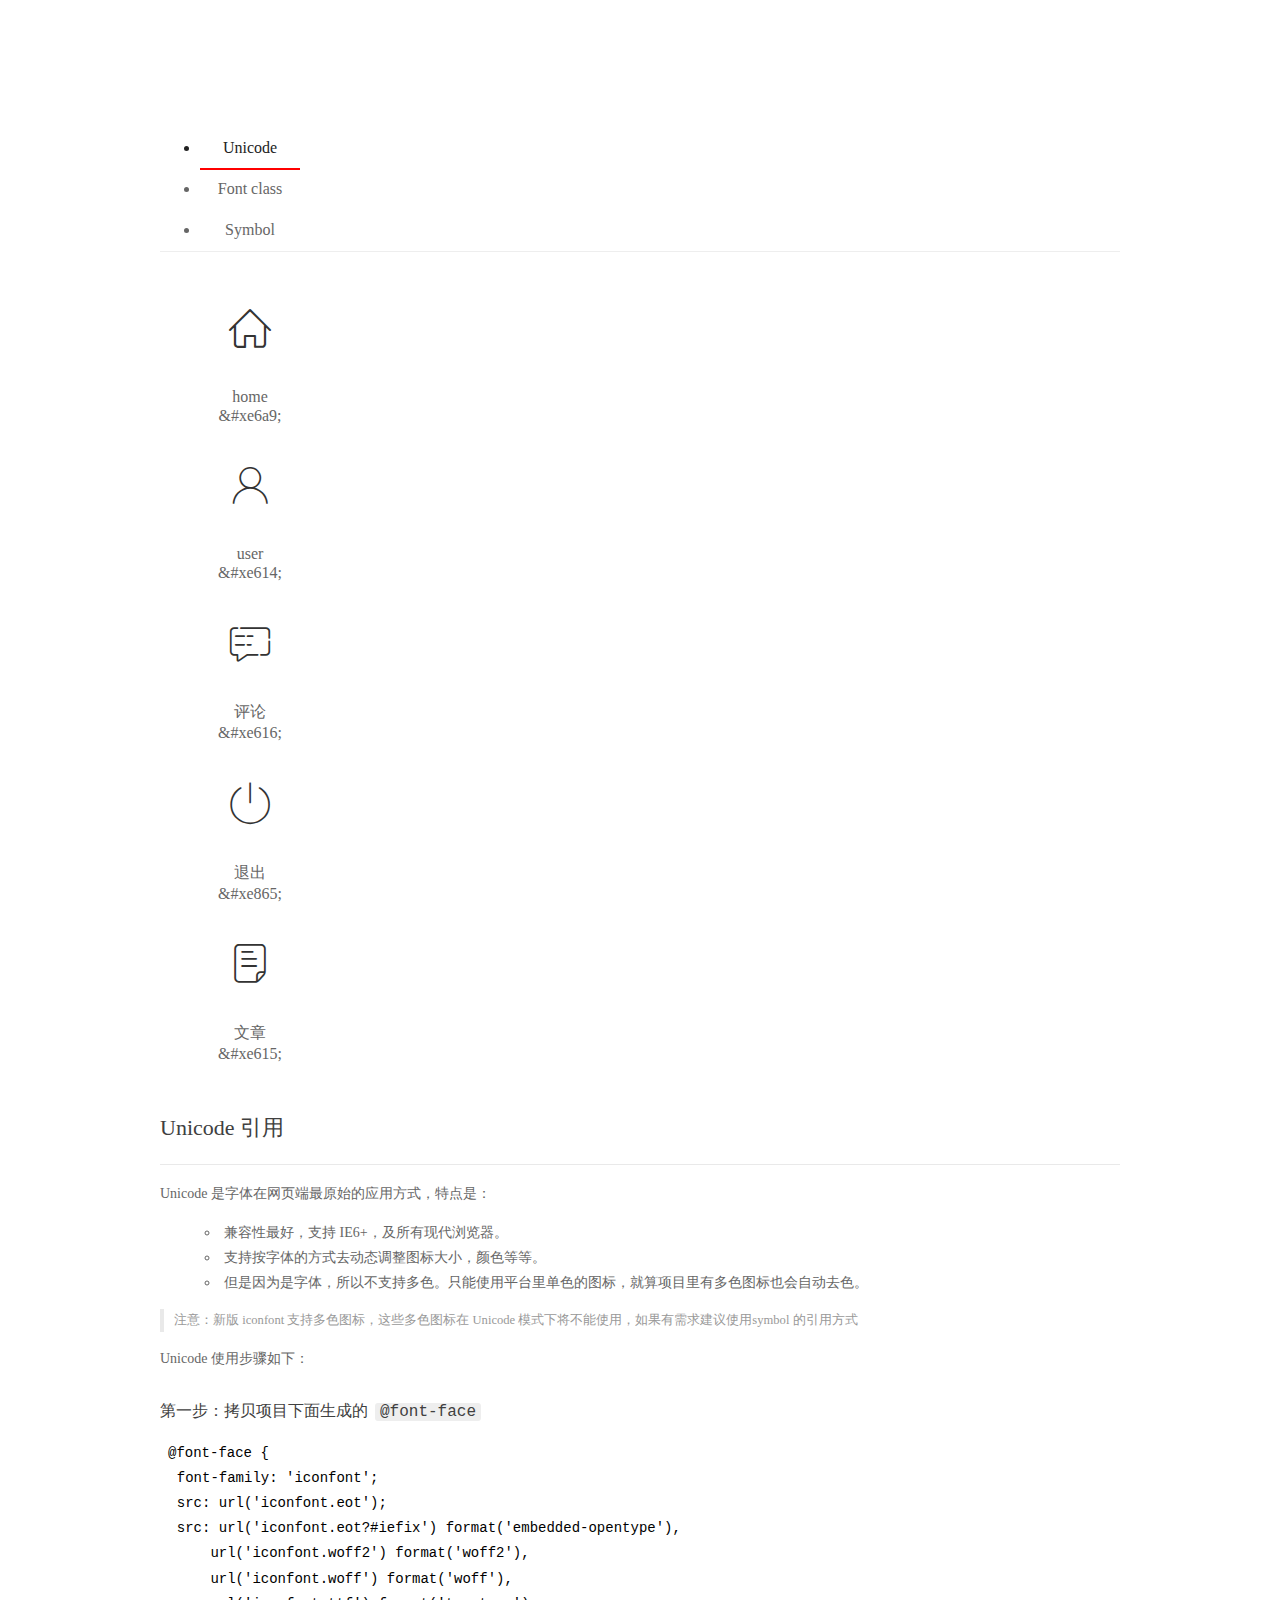
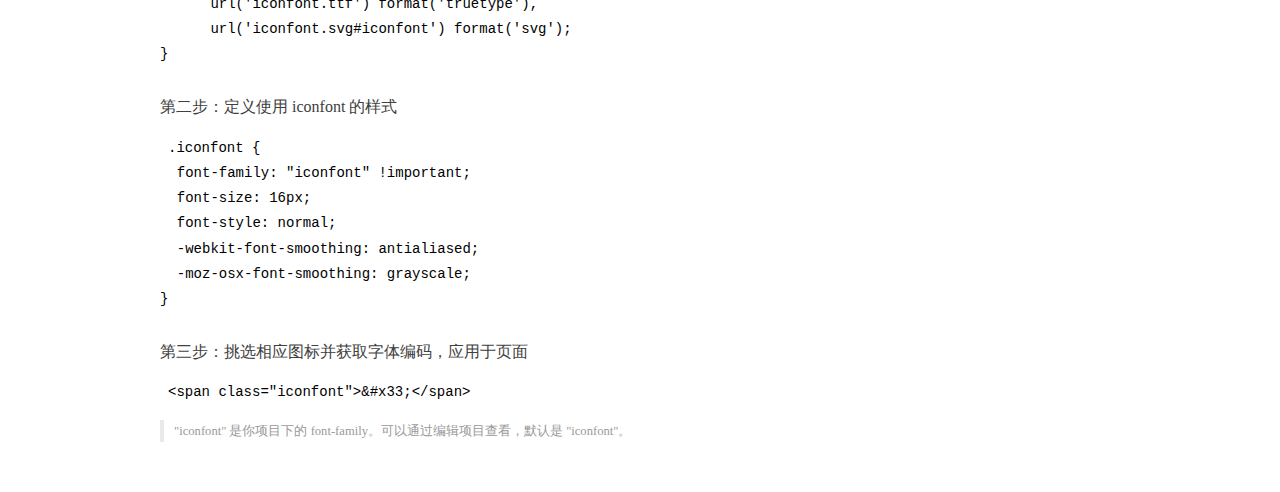
<file: assets/fonts/demo_index.html>
<!DOCTYPE html>
<html>
<head>
  <meta charset="utf-8"/>
  <title>IconFont Demo</title>
  <link rel="shortcut icon" href="https://gtms04.alicdn.com/tps/i4/TB1_oz6GVXXXXaFXpXXJDFnIXXX-64-64.ico" type="image/x-icon"/>
  <link rel="stylesheet" href="https://g.alicdn.com/thx/cube/1.3.2/cube.min.css">
  <link rel="stylesheet" href="demo.css">
  <link rel="stylesheet" href="iconfont.css">
  <script src="iconfont.js"></script>
  <!-- jQuery -->
  <script src="https://a1.alicdn.com/oss/uploads/2018/12/26/7bfddb60-08e8-11e9-9b04-53e73bb6408b.js"></script>
  <!-- 代码高亮 -->
  <script src="https://a1.alicdn.com/oss/uploads/2018/12/26/a3f714d0-08e6-11e9-8a15-ebf944d7534c.js"></script>
</head>
<body>
  <div class="main">
    <h1 class="logo"><a href="https://www.iconfont.cn/" title="iconfont 首页" target="_blank">&#xe86b;</a></h1>
    <div class="nav-tabs">
      <ul id="tabs" class="dib-box">
        <li class="dib active"><span>Unicode</span></li>
        <li class="dib"><span>Font class</span></li>
        <li class="dib"><span>Symbol</span></li>
      </ul>
      
    </div>
    <div class="tab-container">
      <div class="content unicode" style="display: block;">
          <ul class="icon_lists dib-box">
          
            <li class="dib">
              <span class="icon iconfont">&#xe6a9;</span>
                <div class="name">home</div>
                <div class="code-name">&amp;#xe6a9;</div>
              </li>
          
            <li class="dib">
              <span class="icon iconfont">&#xe614;</span>
                <div class="name">user</div>
                <div class="code-name">&amp;#xe614;</div>
              </li>
          
            <li class="dib">
              <span class="icon iconfont">&#xe616;</span>
                <div class="name">评论</div>
                <div class="code-name">&amp;#xe616;</div>
              </li>
          
            <li class="dib">
              <span class="icon iconfont">&#xe865;</span>
                <div class="name">退出</div>
                <div class="code-name">&amp;#xe865;</div>
              </li>
          
            <li class="dib">
              <span class="icon iconfont">&#xe615;</span>
                <div class="name">文章</div>
                <div class="code-name">&amp;#xe615;</div>
              </li>
          
          </ul>
          <div class="article markdown">
          <h2 id="unicode-">Unicode 引用</h2>
          <hr>

          <p>Unicode 是字体在网页端最原始的应用方式，特点是：</p>
          <ul>
            <li>兼容性最好，支持 IE6+，及所有现代浏览器。</li>
            <li>支持按字体的方式去动态调整图标大小，颜色等等。</li>
            <li>但是因为是字体，所以不支持多色。只能使用平台里单色的图标，就算项目里有多色图标也会自动去色。</li>
          </ul>
          <blockquote>
            <p>注意：新版 iconfont 支持多色图标，这些多色图标在 Unicode 模式下将不能使用，如果有需求建议使用symbol 的引用方式</p>
          </blockquote>
          <p>Unicode 使用步骤如下：</p>
          <h3 id="-font-face">第一步：拷贝项目下面生成的 <code>@font-face</code></h3>
<pre><code class="language-css"
>@font-face {
  font-family: 'iconfont';
  src: url('iconfont.eot');
  src: url('iconfont.eot?#iefix') format('embedded-opentype'),
      url('iconfont.woff2') format('woff2'),
      url('iconfont.woff') format('woff'),
      url('iconfont.ttf') format('truetype'),
      url('iconfont.svg#iconfont') format('svg');
}
</code></pre>
          <h3 id="-iconfont-">第二步：定义使用 iconfont 的样式</h3>
<pre><code class="language-css"
>.iconfont {
  font-family: "iconfont" !important;
  font-size: 16px;
  font-style: normal;
  -webkit-font-smoothing: antialiased;
  -moz-osx-font-smoothing: grayscale;
}
</code></pre>
          <h3 id="-">第三步：挑选相应图标并获取字体编码，应用于页面</h3>
<pre>
<code class="language-html"
>&lt;span class="iconfont"&gt;&amp;#x33;&lt;/span&gt;
</code></pre>
          <blockquote>
            <p>"iconfont" 是你项目下的 font-family。可以通过编辑项目查看，默认是 "iconfont"。</p>
          </blockquote>
          </div>
      </div>
      <div class="content font-class">
        <ul class="icon_lists dib-box">
          
          <li class="dib">
            <span class="icon iconfont icon-home"></span>
            <div class="name">
              home
            </div>
            <div class="code-name">.icon-home
            </div>
          </li>
          
          <li class="dib">
            <span class="icon iconfont icon-user"></span>
            <div class="name">
              user
            </div>
            <div class="code-name">.icon-user
            </div>
          </li>
          
          <li class="dib">
            <span class="icon iconfont icon-pinglun"></span>
            <div class="name">
              评论
            </div>
            <div class="code-name">.icon-pinglun
            </div>
          </li>
          
          <li class="dib">
            <span class="icon iconfont icon-tuichu"></span>
            <div class="name">
              退出
            </div>
            <div class="code-name">.icon-tuichu
            </div>
          </li>
          
          <li class="dib">
            <span class="icon iconfont icon-16"></span>
            <div class="name">
              文章
            </div>
            <div class="code-name">.icon-16
            </div>
          </li>
          
        </ul>
        <div class="article markdown">
        <h2 id="font-class-">font-class 引用</h2>
        <hr>

        <p>font-class 是 Unicode 使用方式的一种变种，主要是解决 Unicode 书写不直观，语意不明确的问题。</p>
        <p>与 Unicode 使用方式相比，具有如下特点：</p>
        <ul>
          <li>兼容性良好，支持 IE8+，及所有现代浏览器。</li>
          <li>相比于 Unicode 语意明确，书写更直观。可以很容易分辨这个 icon 是什么。</li>
          <li>因为使用 class 来定义图标，所以当要替换图标时，只需要修改 class 里面的 Unicode 引用。</li>
          <li>不过因为本质上还是使用的字体，所以多色图标还是不支持的。</li>
        </ul>
        <p>使用步骤如下：</p>
        <h3 id="-fontclass-">第一步：引入项目下面生成的 fontclass 代码：</h3>
<pre><code class="language-html">&lt;link rel="stylesheet" href="./iconfont.css"&gt;
</code></pre>
        <h3 id="-">第二步：挑选相应图标并获取类名，应用于页面：</h3>
<pre><code class="language-html">&lt;span class="iconfont icon-xxx"&gt;&lt;/span&gt;
</code></pre>
        <blockquote>
          <p>"
            iconfont" 是你项目下的 font-family。可以通过编辑项目查看，默认是 "iconfont"。</p>
        </blockquote>
      </div>
      </div>
      <div class="content symbol">
          <ul class="icon_lists dib-box">
          
            <li class="dib">
                <svg class="icon svg-icon" aria-hidden="true">
                  <use xlink:href="#icon-home"></use>
                </svg>
                <div class="name">home</div>
                <div class="code-name">#icon-home</div>
            </li>
          
            <li class="dib">
                <svg class="icon svg-icon" aria-hidden="true">
                  <use xlink:href="#icon-user"></use>
                </svg>
                <div class="name">user</div>
                <div class="code-name">#icon-user</div>
            </li>
          
            <li class="dib">
                <svg class="icon svg-icon" aria-hidden="true">
                  <use xlink:href="#icon-pinglun"></use>
                </svg>
                <div class="name">评论</div>
                <div class="code-name">#icon-pinglun</div>
            </li>
          
            <li class="dib">
                <svg class="icon svg-icon" aria-hidden="true">
                  <use xlink:href="#icon-tuichu"></use>
                </svg>
                <div class="name">退出</div>
                <div class="code-name">#icon-tuichu</div>
            </li>
          
            <li class="dib">
                <svg class="icon svg-icon" aria-hidden="true">
                  <use xlink:href="#icon-16"></use>
                </svg>
                <div class="name">文章</div>
                <div class="code-name">#icon-16</div>
            </li>
          
          </ul>
          <div class="article markdown">
          <h2 id="symbol-">Symbol 引用</h2>
          <hr>

          <p>这是一种全新的使用方式，应该说这才是未来的主流，也是平台目前推荐的用法。相关介绍可以参考这篇<a href="">文章</a>
            这种用法其实是做了一个 SVG 的集合，与另外两种相比具有如下特点：</p>
          <ul>
            <li>支持多色图标了，不再受单色限制。</li>
            <li>通过一些技巧，支持像字体那样，通过 <code>font-size</code>, <code>color</code> 来调整样式。</li>
            <li>兼容性较差，支持 IE9+，及现代浏览器。</li>
            <li>浏览器渲染 SVG 的性能一般，还不如 png。</li>
          </ul>
          <p>使用步骤如下：</p>
          <h3 id="-symbol-">第一步：引入项目下面生成的 symbol 代码：</h3>
<pre><code class="language-html">&lt;script src="./iconfont.js"&gt;&lt;/script&gt;
</code></pre>
          <h3 id="-css-">第二步：加入通用 CSS 代码（引入一次就行）：</h3>
<pre><code class="language-html">&lt;style&gt;
.icon {
  width: 1em;
  height: 1em;
  vertical-align: -0.15em;
  fill: currentColor;
  overflow: hidden;
}
&lt;/style&gt;
</code></pre>
          <h3 id="-">第三步：挑选相应图标并获取类名，应用于页面：</h3>
<pre><code class="language-html">&lt;svg class="icon" aria-hidden="true"&gt;
  &lt;use xlink:href="#icon-xxx"&gt;&lt;/use&gt;
&lt;/svg&gt;
</code></pre>
          </div>
      </div>

    </div>
  </div>
  <script>
  $(document).ready(function () {
      $('.tab-container .content:first').show()

      $('#tabs li').click(function (e) {
        var tabContent = $('.tab-container .content')
        var index = $(this).index()

        if ($(this).hasClass('active')) {
          return
        } else {
          $('#tabs li').removeClass('active')
          $(this).addClass('active')

          tabContent.hide().eq(index).fadeIn()
        }
      })
    })
  </script>
</body>
</html>
</file>
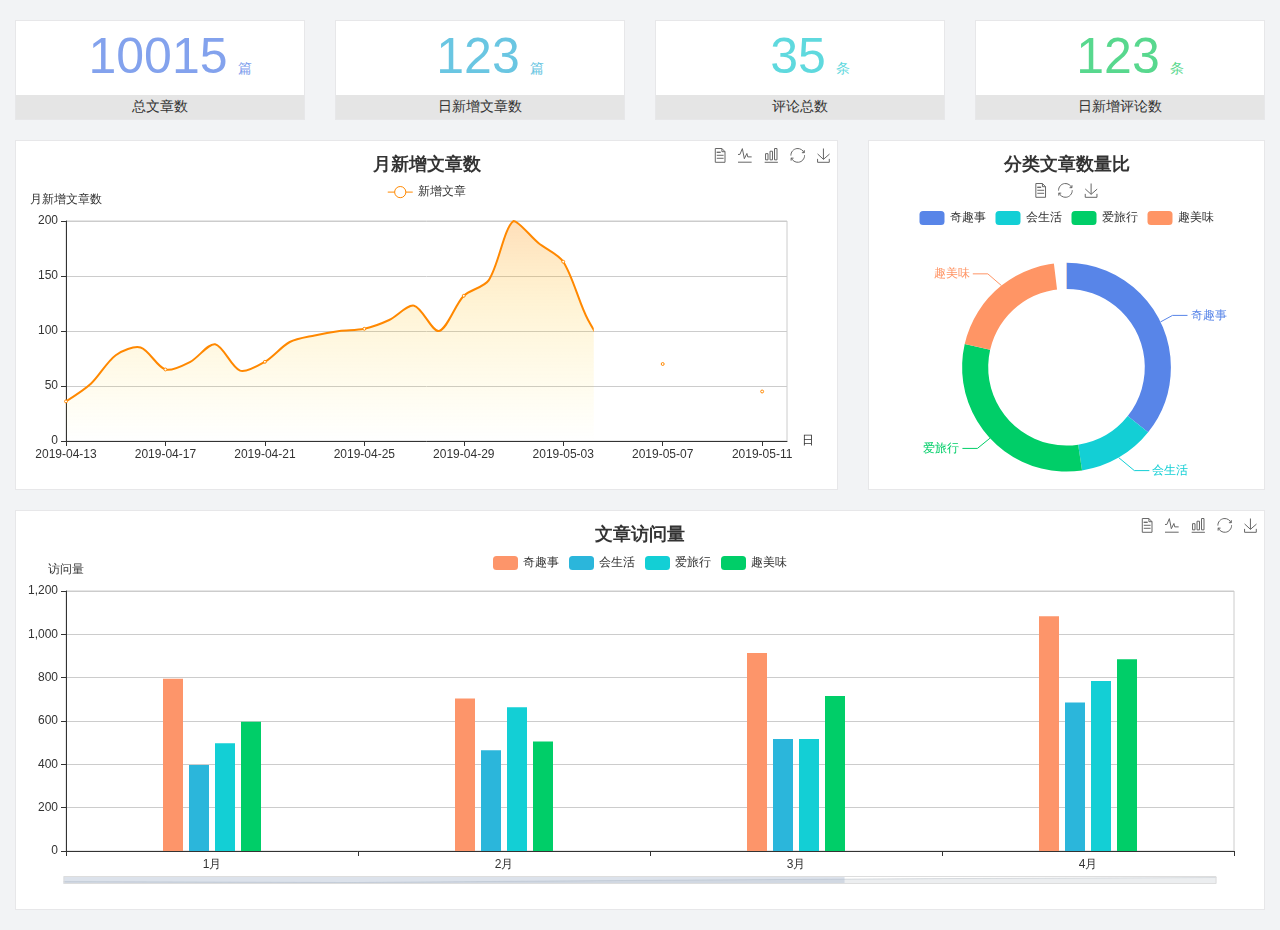
<file: assets/home/dashboard.html>
<!DOCTYPE html>
<html lang="en">

<head>
  <meta charset="UTF-8">
  <meta name="viewport" content="width=device-width, initial-scale=1.0">
  <meta http-equiv="X-UA-Compatible" content="ie=edge">
  <title>图表统计</title>
  <link rel="stylesheet" href="../../assets/lib/bootstrap.css" />
  <link rel="stylesheet" href="../../assets/lib/main.css" />
  <script src="../../assets/lib/jquery.js"></script>
  <script type="text/javascript" src="../../assets/lib/echarts.min.js"></script>
</head>

<body>
  <div class="container-fluid">
    <div class="row spannel_list">
      <div class="col-sm-3 col-xs-6">
        <div class="spannel">
          <em>10015</em><span>篇</span>
          <b>总文章数</b>
        </div>
      </div>
      <div class="col-sm-3 col-xs-6">
        <div class="spannel scolor01">
          <em>123</em><span>篇</span>
          <b>日新增文章数</b>
        </div>
      </div>
      <div class="col-sm-3 col-xs-6">
        <div class="spannel scolor02">
          <em>35</em><span>条</span>
          <b>评论总数</b>
        </div>
      </div>
      <div class="col-sm-3 col-xs-6">
        <div class="spannel scolor03">
          <em>123</em><span>条</span>
          <b>日新增评论数</b>
        </div>
      </div>
    </div>
  </div>

  <div class="container-fluid">
    <div class="row curve-pie">
      <div class="col-lg-8 col-md-8">
        <div class="gragh_pannel" id="curve_show"></div>
      </div>
      <div class="col-lg-4 col-md-4">
        <div class="gragh_pannel" id="pie_show"></div>
      </div>
    </div>
  </div>

  <div class="container-fluid">
    <div class="column_pannel" id="column_show"></div>
  </div>

  <script>
    var oChart = echarts.init(document.getElementById('curve_show'));
    var aList_all = [
      { 'count': 36, 'date': '2019-04-13' },
      { 'count': 52, 'date': '2019-04-14' },
      { 'count': 78, 'date': '2019-04-15' },
      { 'count': 85, 'date': '2019-04-16' },
      { 'count': 65, 'date': '2019-04-17' },
      { 'count': 72, 'date': '2019-04-18' },
      { 'count': 88, 'date': '2019-04-19' },
      { 'count': 64, 'date': '2019-04-20' },
      { 'count': 72, 'date': '2019-04-21' },
      { 'count': 90, 'date': '2019-04-22' },
      { 'count': 96, 'date': '2019-04-23' },
      { 'count': 100, 'date': '2019-04-24' },
      { 'count': 102, 'date': '2019-04-25' },
      { 'count': 110, 'date': '2019-04-26' },
      { 'count': 123, 'date': '2019-04-27' },
      { 'count': 100, 'date': '2019-04-28' },
      { 'count': 132, 'date': '2019-04-29' },
      { 'count': 146, 'date': '2019-04-30' },
      { 'count': 200, 'date': '2019-05-01' },
      { 'count': 180, 'date': '2019-05-02' },
      { 'count': 163, 'date': '2019-05-03' },
      { 'count': 110, 'date': '2019-05-04' },
      { 'count': 80, 'date': '2019-05-05' },
      { 'count': 82, 'date': '2019-05-06' },
      { 'count': 70, 'date': '2019-05-07' },
      { 'count': 65, 'date': '2019-05-08' },
      { 'count': 54, 'date': '2019-05-09' },
      { 'count': 40, 'date': '2019-05-10' },
      { 'count': 45, 'date': '2019-05-11' },
      { 'count': 38, 'date': '2019-05-12' },
    ];

    let aCount = [];
    let aDate = [];

    for (var i = 0; i < aList_all.length; i++) {
      aCount.push(aList_all[i].count);
      aDate.push(aList_all[i].date);
    }

    var chartopt = {
      title: {
        text: '月新增文章数',
        left: 'center',
        top: '10'
      },
      tooltip: {
        trigger: 'axis'
      },
      legend: {
        data: ['新增文章'],
        top: '40'
      },
      toolbox: {
        show: true,
        feature: {
          mark: { show: true },
          dataView: { show: true, readOnly: false },
          magicType: { show: true, type: ['line', 'bar'] },
          restore: { show: true },
          saveAsImage: { show: true }
        }
      },
      calculable: true,
      xAxis: [
        {
          name: '日',
          type: 'category',
          boundaryGap: false,
          data: aDate
        }
      ],
      yAxis: [
        {
          name: '月新增文章数',
          type: 'value'
        }
      ],
      series: [
        {
          name: '新增文章',
          type: 'line',
          smooth: true,
          itemStyle: { normal: { areaStyle: { type: 'default' }, color: '#f80' }, lineStyle: { color: '#f80' } },
          data: aCount
        }],
      areaStyle: {
        normal: {
          color: new echarts.graphic.LinearGradient(0, 0, 0, 1, [{
            offset: 0,
            color: 'rgba(255,136,0,0.39)'
          }, {
            offset: .34,
            color: 'rgba(255,180,0,0.25)'
          }, {
            offset: 1,
            color: 'rgba(255,222,0,0.00)'
          }])

        }
      },
      grid: {
        show: true,
        x: 50,
        x2: 50,
        y: 80,
        height: 220
      }
    };

    oChart.setOption(chartopt);


    var oPie = echarts.init(document.getElementById('pie_show'));
    var oPieopt =
    {
      title: {
        top: 10,
        text: '分类文章数量比',
        x: 'center'
      },
      tooltip: {
        trigger: 'item',
        formatter: "{a} <br/>{b} : {c} ({d}%)"
      },
      color: ['#5885e8', '#13cfd5', '#00ce68', '#ff9565'],
      legend: {
        x: 'center',
        top: 65,
        data: ['奇趣事', '会生活', '爱旅行', '趣美味']
      },
      toolbox: {
        show: true,
        x: 'center',
        top: 35,
        feature: {
          mark: { show: true },
          dataView: { show: true, readOnly: false },
          magicType: {
            show: true,
            type: ['pie', 'funnel'],
            option: {
              funnel: {
                x: '25%',
                width: '50%',
                funnelAlign: 'left',
                max: 1548
              }
            }
          },
          restore: { show: true },
          saveAsImage: { show: true }
        }
      },
      calculable: true,
      series: [
        {
          name: '访问来源',
          type: 'pie',
          radius: ['45%', '60%'],
          center: ['50%', '65%'],
          data: [
            { value: 300, name: '奇趣事' },
            { value: 100, name: '会生活' },
            { value: 260, name: '爱旅行' },
            { value: 180, name: '趣美味' }
          ]
        }
      ]
    };
    oPie.setOption(oPieopt);



    var oColumn = this.echarts.init(document.getElementById('column_show'));
    var oColumnopt =
    {
      title: {
        text: '文章访问量',
        left: 'center',
        top: '10'
      },
      tooltip: {
        trigger: 'axis'
      },
      legend: {
        data: ['奇趣事', '会生活', '爱旅行', '趣美味'],
        top: '40'
      },
      toolbox: {
        show: true,
        feature: {
          mark: { show: true },
          dataView: { show: true, readOnly: false },
          magicType: { show: true, type: ['line', 'bar'] },
          restore: { show: true },
          saveAsImage: { show: true }
        }
      },
      calculable: true,
      xAxis: [
        {
          type: 'category',
          data: ['1月', '2月', '3月', '4月', '5月']
        }
      ],
      yAxis: [
        {
          name: '访问量',
          type: 'value'
        }
      ],
      series: [
        {
          name: '奇趣事',
          type: 'bar',
          barWidth: 20,
          itemStyle: {
            normal: { areaStyle: { type: 'default' }, color: '#fd956a' }
          },
          data: [800, 708, 920, 1090, 1200]
        },
        {
          name: '会生活',
          type: 'bar',
          barWidth: 20,
          itemStyle: {
            normal: { areaStyle: { type: 'default' }, color: '#2bb6db' }
          },
          data: [400, 468, 520, 690, 800]
        },
        {
          name: '爱旅行',
          type: 'bar',
          barWidth: 20,
          itemStyle: {
            normal: { areaStyle: { type: 'default' }, color: '#13cfd5' }
          },
          data: [500, 668, 520, 790, 900]
        },
        {
          name: '趣美味',
          type: 'bar',
          barWidth: 20,
          itemStyle: {
            normal: { areaStyle: { type: 'default' }, color: '#00ce68' }
          },
          data: [600, 508, 720, 890, 1000]
        }
      ],
      grid: {
        show: true,
        x: 50,
        x2: 30,
        y: 80,
        height: 260
      },
      dataZoom: [//给x轴设置滚动条
        {
          start: 0,//默认为0
          end: 100 - 1000 / 31,//默认为100
          type: 'slider',
          show: true,
          xAxisIndex: [0],
          handleSize: 0,//滑动条的 左右2个滑动条的大小
          height: 8,//组件高度
          left: 45, //左边的距离
          right: 50,//右边的距离
          bottom: 26,//右边的距离
          handleColor: '#ddd',//h滑动图标的颜色
          handleStyle: {
            borderColor: "#cacaca",
            borderWidth: "1",
            shadowBlur: 2,
            background: "#ddd",
            shadowColor: "#ddd",
          }
        }]
    };
    oColumn.setOption(oColumnopt);
  </script>
</body>

</html>
</file>
<file: assets/fonts/demo.css>
/* Logo 字体 */
@font-face {
  font-family: "iconfont logo";
  src: url('https://at.alicdn.com/t/font_985780_km7mi63cihi.eot?t=1545807318834');
  src: url('https://at.alicdn.com/t/font_985780_km7mi63cihi.eot?t=1545807318834#iefix') format('embedded-opentype'),
    url('https://at.alicdn.com/t/font_985780_km7mi63cihi.woff?t=1545807318834') format('woff'),
    url('https://at.alicdn.com/t/font_985780_km7mi63cihi.ttf?t=1545807318834') format('truetype'),
    url('https://at.alicdn.com/t/font_985780_km7mi63cihi.svg?t=1545807318834#iconfont') format('svg');
}

.logo {
  font-family: "iconfont logo";
  font-size: 160px;
  font-style: normal;
  -webkit-font-smoothing: antialiased;
  -moz-osx-font-smoothing: grayscale;
}

/* tabs */
.nav-tabs {
  position: relative;
}

.nav-tabs .nav-more {
  position: absolute;
  right: 0;
  bottom: 0;
  height: 42px;
  line-height: 42px;
  color: #666;
}

#tabs {
  border-bottom: 1px solid #eee;
}

#tabs li {
  cursor: pointer;
  width: 100px;
  height: 40px;
  line-height: 40px;
  text-align: center;
  font-size: 16px;
  border-bottom: 2px solid transparent;
  position: relative;
  z-index: 1;
  margin-bottom: -1px;
  color: #666;
}


#tabs .active {
  border-bottom-color: #f00;
  color: #222;
}

.tab-container .content {
  display: none;
}

/* 页面布局 */
.main {
  padding: 30px 100px;
  width: 960px;
  margin: 0 auto;
}

.main .logo {
  color: #333;
  text-align: left;
  margin-bottom: 30px;
  line-height: 1;
  height: 110px;
  margin-top: -50px;
  overflow: hidden;
  *zoom: 1;
}

.main .logo a {
  font-size: 160px;
  color: #333;
}

.helps {
  margin-top: 40px;
}

.helps pre {
  padding: 20px;
  margin: 10px 0;
  border: solid 1px #e7e1cd;
  background-color: #fffdef;
  overflow: auto;
}

.icon_lists {
  width: 100% !important;
  overflow: hidden;
  *zoom: 1;
}

.icon_lists li {
  width: 100px;
  margin-bottom: 10px;
  margin-right: 20px;
  text-align: center;
  list-style: none !important;
  cursor: default;
}

.icon_lists li .code-name {
  line-height: 1.2;
}

.icon_lists .icon {
  display: block;
  height: 100px;
  line-height: 100px;
  font-size: 42px;
  margin: 10px auto;
  color: #333;
  -webkit-transition: font-size 0.25s linear, width 0.25s linear;
  -moz-transition: font-size 0.25s linear, width 0.25s linear;
  transition: font-size 0.25s linear, width 0.25s linear;
}

.icon_lists .icon:hover {
  font-size: 100px;
}

.icon_lists .svg-icon {
  /* 通过设置 font-size 来改变图标大小 */
  width: 1em;
  /* 图标和文字相邻时，垂直对齐 */
  vertical-align: -0.15em;
  /* 通过设置 color 来改变 SVG 的颜色/fill */
  fill: currentColor;
  /* path 和 stroke 溢出 viewBox 部分在 IE 下会显示
      normalize.css 中也包含这行 */
  overflow: hidden;
}

.icon_lists li .name,
.icon_lists li .code-name {
  color: #666;
}

/* markdown 样式 */
.markdown {
  color: #666;
  font-size: 14px;
  line-height: 1.8;
}

.highlight {
  line-height: 1.5;
}

.markdown img {
  vertical-align: middle;
  max-width: 100%;
}

.markdown h1 {
  color: #404040;
  font-weight: 500;
  line-height: 40px;
  margin-bottom: 24px;
}

.markdown h2,
.markdown h3,
.markdown h4,
.markdown h5,
.markdown h6 {
  color: #404040;
  margin: 1.6em 0 0.6em 0;
  font-weight: 500;
  clear: both;
}

.markdown h1 {
  font-size: 28px;
}

.markdown h2 {
  font-size: 22px;
}

.markdown h3 {
  font-size: 16px;
}

.markdown h4 {
  font-size: 14px;
}

.markdown h5 {
  font-size: 12px;
}

.markdown h6 {
  font-size: 12px;
}

.markdown hr {
  height: 1px;
  border: 0;
  background: #e9e9e9;
  margin: 16px 0;
  clear: both;
}

.markdown p {
  margin: 1em 0;
}

.markdown>p,
.markdown>blockquote,
.markdown>.highlight,
.markdown>ol,
.markdown>ul {
  width: 80%;
}

.markdown ul>li {
  list-style: circle;
}

.markdown>ul li,
.markdown blockquote ul>li {
  margin-left: 20px;
  padding-left: 4px;
}

.markdown>ul li p,
.markdown>ol li p {
  margin: 0.6em 0;
}

.markdown ol>li {
  list-style: decimal;
}

.markdown>ol li,
.markdown blockquote ol>li {
  margin-left: 20px;
  padding-left: 4px;
}

.markdown code {
  margin: 0 3px;
  padding: 0 5px;
  background: #eee;
  border-radius: 3px;
}

.markdown strong,
.markdown b {
  font-weight: 600;
}

.markdown>table {
  border-collapse: collapse;
  border-spacing: 0px;
  empty-cells: show;
  border: 1px solid #e9e9e9;
  width: 95%;
  margin-bottom: 24px;
}

.markdown>table th {
  white-space: nowrap;
  color: #333;
  font-weight: 600;
}

.markdown>table th,
.markdown>table td {
  border: 1px solid #e9e9e9;
  padding: 8px 16px;
  text-align: left;
}

.markdown>table th {
  background: #F7F7F7;
}

.markdown blockquote {
  font-size: 90%;
  color: #999;
  border-left: 4px solid #e9e9e9;
  padding-left: 0.8em;
  margin: 1em 0;
}

.markdown blockquote p {
  margin: 0;
}

.markdown .anchor {
  opacity: 0;
  transition: opacity 0.3s ease;
  margin-left: 8px;
}

.markdown .waiting {
  color: #ccc;
}

.markdown h1:hover .anchor,
.markdown h2:hover .anchor,
.markdown h3:hover .anchor,
.markdown h4:hover .anchor,
.markdown h5:hover .anchor,
.markdown h6:hover .anchor {
  opacity: 1;
  display: inline-block;
}

.markdown>br,
.markdown>p>br {
  clear: both;
}


.hljs {
  display: block;
  background: white;
  padding: 0.5em;
  color: #333333;
  overflow-x: auto;
}

.hljs-comment,
.hljs-meta {
  color: #969896;
}

.hljs-string,
.hljs-variable,
.hljs-template-variable,
.hljs-strong,
.hljs-emphasis,
.hljs-quote {
  color: #df5000;
}

.hljs-keyword,
.hljs-selector-tag,
.hljs-type {
  color: #a71d5d;
}

.hljs-literal,
.hljs-symbol,
.hljs-bullet,
.hljs-attribute {
  color: #0086b3;
}

.hljs-section,
.hljs-name {
  color: #63a35c;
}

.hljs-tag {
  color: #333333;
}

.hljs-title,
.hljs-attr,
.hljs-selector-id,
.hljs-selector-class,
.hljs-selector-attr,
.hljs-selector-pseudo {
  color: #795da3;
}

.hljs-addition {
  color: #55a532;
  background-color: #eaffea;
}

.hljs-deletion {
  color: #bd2c00;
  background-color: #ffecec;
}

.hljs-link {
  text-decoration: underline;
}

/* 代码高亮 */
/* PrismJS 1.15.0
https://prismjs.com/download.html#themes=prism&languages=markup+css+clike+javascript */
/**
 * prism.js default theme for JavaScript, CSS and HTML
 * Based on dabblet (http://dabblet.com)
 * @author Lea Verou
 */
code[class*="language-"],
pre[class*="language-"] {
  color: black;
  background: none;
  text-shadow: 0 1px white;
  font-family: Consolas, Monaco, 'Andale Mono', 'Ubuntu Mono', monospace;
  text-align: left;
  white-space: pre;
  word-spacing: normal;
  word-break: normal;
  word-wrap: normal;
  line-height: 1.5;

  -moz-tab-size: 4;
  -o-tab-size: 4;
  tab-size: 4;

  -webkit-hyphens: none;
  -moz-hyphens: none;
  -ms-hyphens: none;
  hyphens: none;
}

pre[class*="language-"]::-moz-selection,
pre[class*="language-"] ::-moz-selection,
code[class*="language-"]::-moz-selection,
code[class*="language-"] ::-moz-selection {
  text-shadow: none;
  background: #b3d4fc;
}

pre[class*="language-"]::selection,
pre[class*="language-"] ::selection,
code[class*="language-"]::selection,
code[class*="language-"] ::selection {
  text-shadow: none;
  background: #b3d4fc;
}

@media print {

  code[class*="language-"],
  pre[class*="language-"] {
    text-shadow: none;
  }
}

/* Code blocks */
pre[class*="language-"] {
  padding: 1em;
  margin: .5em 0;
  overflow: auto;
}

:not(pre)>code[class*="language-"],
pre[class*="language-"] {
  background: #f5f2f0;
}

/* Inline code */
:not(pre)>code[class*="language-"] {
  padding: .1em;
  border-radius: .3em;
  white-space: normal;
}

.token.comment,
.token.prolog,
.token.doctype,
.token.cdata {
  color: slategray;
}

.token.punctuation {
  color: #999;
}

.namespace {
  opacity: .7;
}

.token.property,
.token.tag,
.token.boolean,
.token.number,
.token.constant,
.token.symbol,
.token.deleted {
  color: #905;
}

.token.selector,
.token.attr-name,
.token.string,
.token.char,
.token.builtin,
.token.inserted {
  color: #690;
}

.token.operator,
.token.entity,
.token.url,
.language-css .token.string,
.style .token.string {
  color: #9a6e3a;
  background: hsla(0, 0%, 100%, .5);
}

.token.atrule,
.token.attr-value,
.token.keyword {
  color: #07a;
}

.token.function,
.token.class-name {
  color: #DD4A68;
}

.token.regex,
.token.important,
.token.variable {
  color: #e90;
}

.token.important,
.token.bold {
  font-weight: bold;
}

.token.italic {
  font-style: italic;
}

.token.entity {
  cursor: help;
}
</file>
<file: assets/fonts/iconfont.css>
@font-face {font-family: "iconfont";
  src: url('iconfont.eot?t=1576139966484'); /* IE9 */
  src: url('iconfont.eot?t=1576139966484#iefix') format('embedded-opentype'), /* IE6-IE8 */
  url('[data-uri]') format('woff2'),
  url('iconfont.woff?t=1576139966484') format('woff'),
  url('iconfont.ttf?t=1576139966484') format('truetype'), /* chrome, firefox, opera, Safari, Android, iOS 4.2+ */
  url('iconfont.svg?t=1576139966484#iconfont') format('svg'); /* iOS 4.1- */
}

.iconfont {
  font-family: "iconfont" !important;
  font-size: 16px;
  font-style: normal;
  -webkit-font-smoothing: antialiased;
  -moz-osx-font-smoothing: grayscale;
}

.icon-home:before {
  content: "\e6a9";
}

.icon-user:before {
  content: "\e614";
}

.icon-pinglun:before {
  content: "\e616";
}

.icon-tuichu:before {
  content: "\e865";
}

.icon-16:before {
  content: "\e615";
}
</file>
<file: assets/lib/main.css>
body{
    font-family:'MicroSoft YaHei';
    background-color: #f2f3f5;
}
.main_wrap{
    position:fixed;
    width:100%;
    height:100%;
    left:0px;
    top:0px;
    background:url('../images/login_bg.jpg'); 
    background-size:100% 100%; 
  }
.header{
    width:1200px;
    overflow: hidden;
    margin:20px auto 0;
}
.heade .logo{
    float: left;
}
.header .copyright{
    float:right;
    font-size:12px;
    color:#fff;
    text-align:right;
    line-height:20px;
    margin-top:10px;
}
.login_form_con{
    position:absolute;
    left:50%;
    top:50%;
    margin-left:-200px;
    margin-top:-155px;
    width:400px;
    height:310px;
    background-color: #edeff0;
}

.login_form{
    position: relative;
}

.login_form .icon-user{
    position:absolute;
    font-size:16px;
    color:#999;
    left:46px;
    top:12px;
}
.login_form .icon-key{
    position:absolute;
    font-size:18px;
    color:#999;
    left:46px;
    top:78px;
}
.login_title{
    height:60px;
    background:url('../images/login_title.png') center center no-repeat #fff;
}
.input_txt,.input_pass,.input_sub{
    display:block;
    width:334px;
    height:37px;
    padding:0px;
    text-indent:40px;
    border:1px solid #ddd;
    margin:27px auto 0;
    outline:none;
}
.input_sub{
    margin-top:40px;
    height:42px;
    background-color: #19b9e7;
    text-indent:0px;
    font-size:18px;
    color:#fff;
    cursor: pointer;
}
.input_sub:hover{
    background-color: #08a0cc;
}

.sider{
    position:fixed;
    left:0;
    top:0;
    bottom:0;
    width:210px;
    background-color: #323745;
}
.sider .logo{
    display:block;
    height:56px;
    background-color: #242732;
    overflow: hidden;
}
.sider .logo img{
    display:block;
    margin:6px auto 0;
}
.user_info{
    height:79px;
    border-bottom:1px solid #5a5e6b;
}

.user_info img{
    float: left;
    width:40px;
    height:40px;
    border-radius:20px;
    margin:19px 0 0 30px;
}
.user_info span{
    float: left;
    width:120px;
    font-size:12px;
    color:#fff;
    margin:23px 0 0 20px;
}
.user_info b{
    float: left;
    width: 120px;
    font-weight:normal;
    font-size:12px;
    color:#adafb5;
    margin:2px 0 0 20px;
}

.menu .level01{
    height:50px;
    line-height:50px;
}
.menu .level01 a{
    display:block;
    height:50px;
    font-size:12px;
    color:#adafb5;
    overflow: hidden;
}
.menu .level01.active a{
    background-color: #1378f0;
    color:#fff;
}
.menu .level01.active i{
    color:#fff;
}

.menu .level01 a:hover{
    background-color: #1378f0;
    color:#fff;
}
.menu .level01 a:hover i{
    color:#fff;
}
.menu .level01 i{
    color:#61646f;
    font-size:22px;
    float: left;
    margin-left:26px;
}
.menu .level01 span{
    float: left;
    margin-left:10px;
}
.menu .level01 b{
    float: right;
    margin-right:20px;
    font-weight:normal;
    transform:rotate(90deg);
    transition:all 500ms ease;
}

.menu .level01 .rotate0{
    transform:rotate(0deg);
}

.menu .level02{
    background: #242732;
    display:none;
}


.menu .level02 li{
    height:40px;
    line-height:40px;
}
.menu .level02 li a{
    display:block;
    height:40px;
    font-size:12px;
    color:#adafb5;
    overflow: hidden;
}

.menu .level02 li a:hover{
    background-color: #1378f0;
    color:#fff;
}

.menu .level02 li i{
    font-size:12px;
    float: left;
    margin-left:60px;
}
.menu .level02 li span{
    font-size:12px;
    float: left;
    margin-left:5px;
}

.menu .level02 .active a{
    color:#ffae00;
}

.header_bar{
    position:fixed;
    left:210px;
    right:0;
    top:0;
    height:56px;
    background-color: #fff;
}

.main{
    position:fixed;
    left:210px;
    top:56px;
    right:0;
    bottom:0;
    background-color: #f2f3f5;
}

.search_form{
    width:218px;
    height:33px;
    border:1px solid #ddd;
    background-color: #f2f3f5;
    border-radius:16px;
    float: left;
    margin:12px 0 0 27px;
}

.search_form input{
    padding:0px;
    margin:0px;
    border:0px;
    float: left;
    background-color: #f2f3f5;
    font-size:12px;
    width:175px;
    height:31px;
    margin-left:12px;
    outline:none;
   
}

.search_form .icon-search{
    line-height:33px;
    cursor: pointer;
    font-size:18px;
    color:#abaebb;
}
.user_center_link{
    float:right;

}
.user_center_link a{
    line-height:56px;
    font-size:12px;
    color:#999;
    margin-right:15px;
}
.user_center_link a:hover{
    color:#ffae00
}

.user_center_link img{
    width:42px;
    height:42px;
    border-radius:32px;
    margin-right:10px;
}

.spannel_list{
    margin-top:20px;
}

.spannel{
	height:100px;
	overflow:hidden;
	text-align:center;
    position:relative;
    background-color: #fff;
    border:1px solid #e7e7e9;
    margin-bottom:20px;
}

.spannel em{
    font-style:normal;
	font-size:50px;
	line-height:50px;
	display:inline-block;
	margin:10px 0 0 20px;
	font-family:'Arial';
	color:#83a2ed;
}

.spannel span{
	font-size:14px;
	display:inline-block;
	color:#83a2ed;
	margin-left:10px;
}

.spannel b{
	position:absolute;
	left:0;
	bottom:0;
	width:100%;
	line-height:24px;
	background:#e5e5e5;
	color:#333;
	font-size:14px;
	font-weight:normal;
}

.scolor01 em,.scolor01 span{
	color:#6ac6e2;
}

.scolor02 em,.scolor02 span{
	color:#5fd9de;
}

.scolor03 em,.scolor03 span{
	color:#58d88e;
}


.gragh_pannel{
    height:350px;
    border:1px solid #e7e7e9;
    background-color: #fff!important; 
    margin-bottom:20px;  
}

.column_pannel{
    margin-bottom:20px;
    height:400px;
    border:1px solid #e7e7e9;
    background-color: #fff!important;   
}

.common_title{
    line-height:42px;
    background-color: #fbfbfb;
    border:1px solid #e7e7e9;
    margin-top:20px;
    text-indent: 15px;
    font-size:14px;
    color:#333;
}

.common_con{
    border:1px solid #e7e7e9;
    border-top:0px;
    background-color: #fff;
    padding-bottom:20px;
    margin-bottom:20px;
}
.opt_btns{
    margin-top:20px;
}

.mp20{
    margin-top:20px;
}

.pagination{   
   margin:0;
}

.article_form{
    margin-top:20px;
}

.form-group{
    margin-bottom:25px;
}

.form-group label{
    font-weight:normal;
    color:#666;
}

.icon-icondate{
    line-height:16px;
}

.user_pic{
    width:100px;
    height:100px;
    margin-bottom:10px;
}

.article_cover{
    width:200px;
    height:200px;
    margin-bottom:10px;
}
</file>
